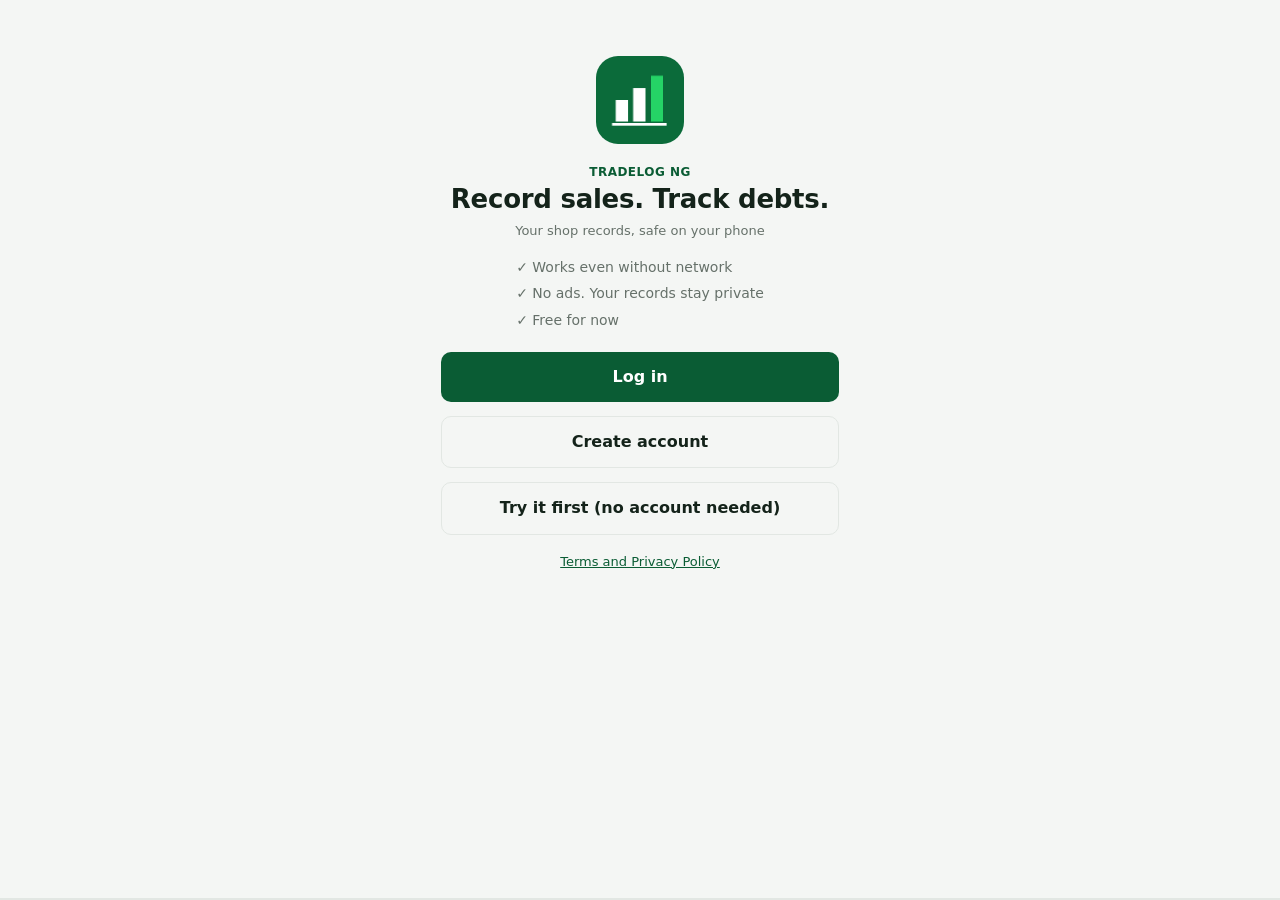
<file: index.html>
<!DOCTYPE html><html lang="en"><head><meta charset="utf-8"><meta name="viewport" content="width=device-width, initial-scale=1, viewport-fit=cover"><title>TradeLog NG</title><meta name="description" content="Record sales, track debts and send WhatsApp reminders. Made for Nigerian traders."><meta property="og:type" content="website"><meta property="og:title" content="TradeLog NG - sales and debt book for traders"><meta property="og:description" content="Record sales, track debts and send WhatsApp reminders. Works without network. No ads."><meta property="og:image" content="https://bigharry26.github.io/tradelogng/icon-512.png"><meta property="og:url" content="https://bigharry26.github.io/tradelogng/"><meta name="twitter:card" content="summary"><link rel="stylesheet" href="style.css"><link rel="icon" href="icon-192.png"><link rel="apple-touch-icon" href="apple-touch-icon.png"><link rel="manifest" href="manifest.json"><meta name="theme-color" content="#0b6b3a"></head><body><div class="app" id="app"></div><nav id="nav"></nav><div class="sheet" id="sheet"></div><div class="toast" id="toast"></div><script src="supabase.js"></script><script src="app.js"></script><script>if("serviceWorker"in navigator){var had=!!navigator.serviceWorker.controller;navigator.serviceWorker.addEventListener("controllerchange",function(){if(had&&!window.__r){window.__r=1;location.reload()}});navigator.serviceWorker.register("sw.js")}</script></body></html>
</file>
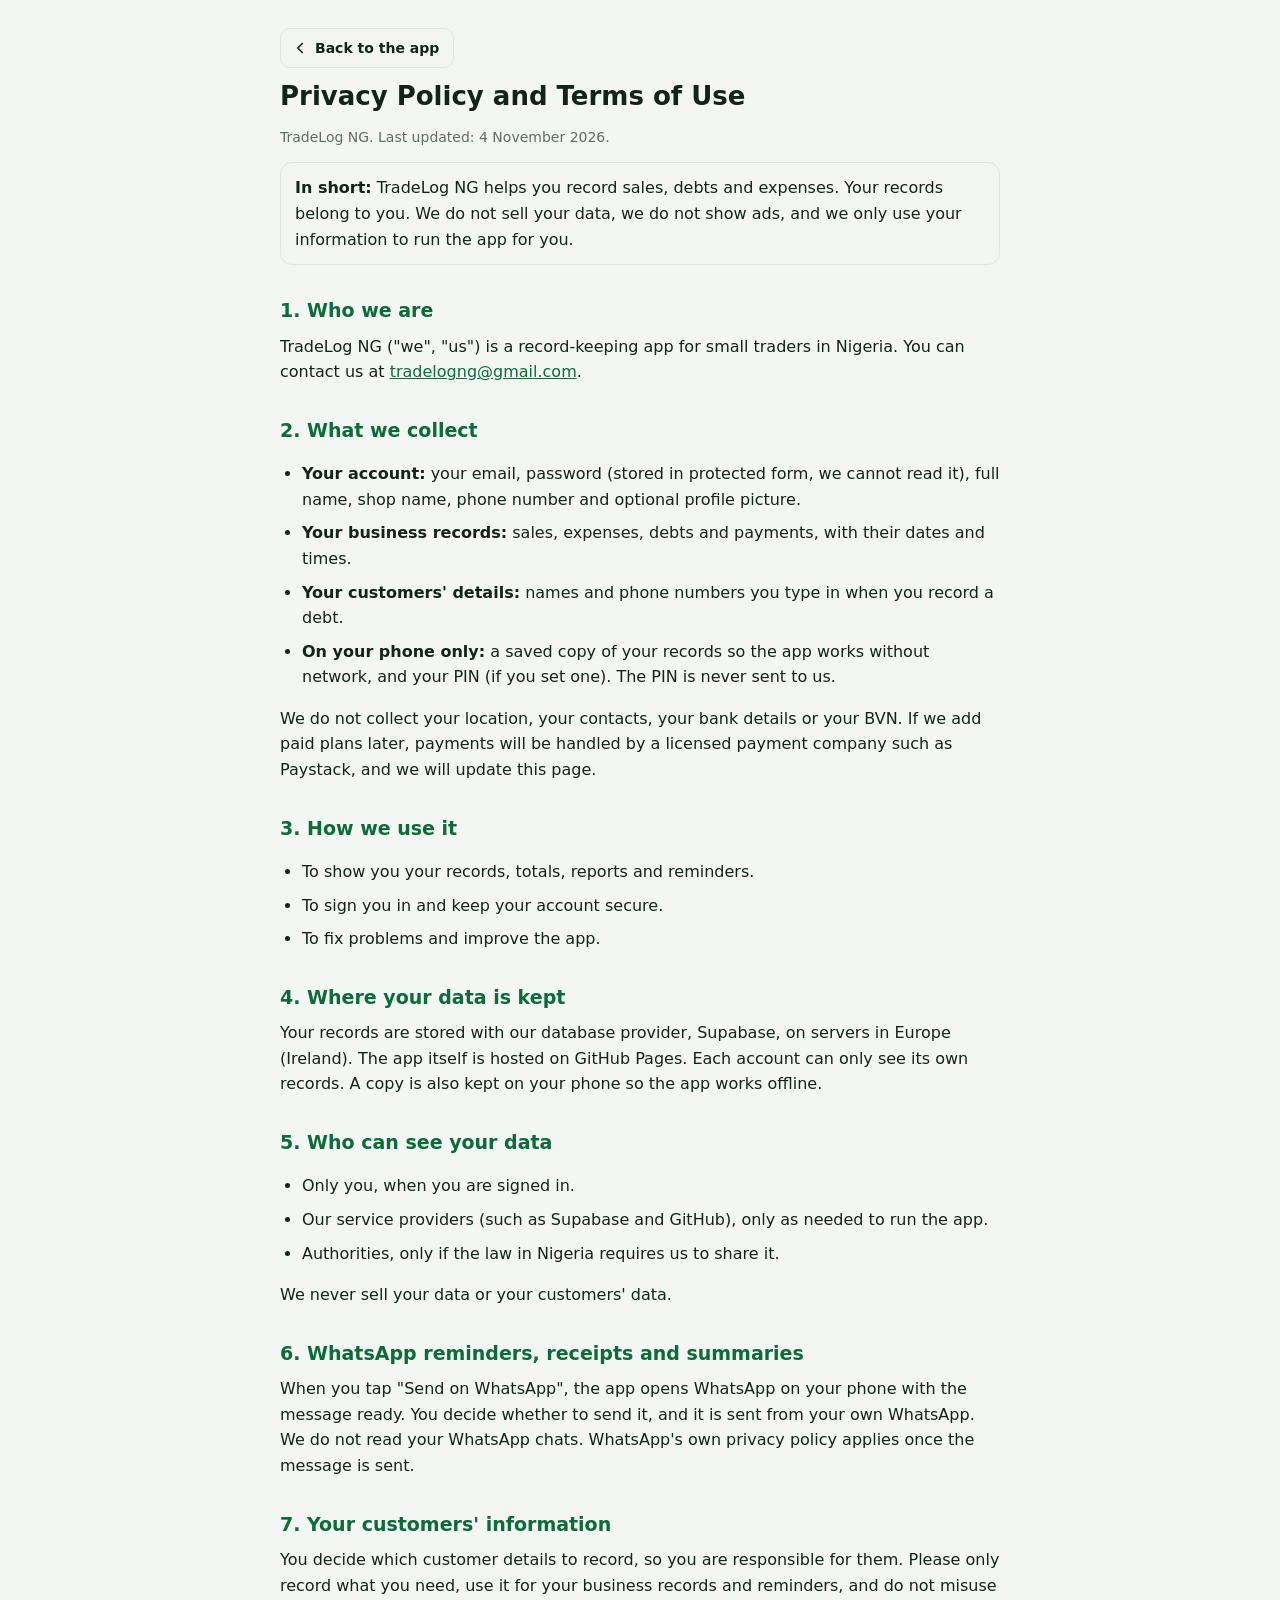
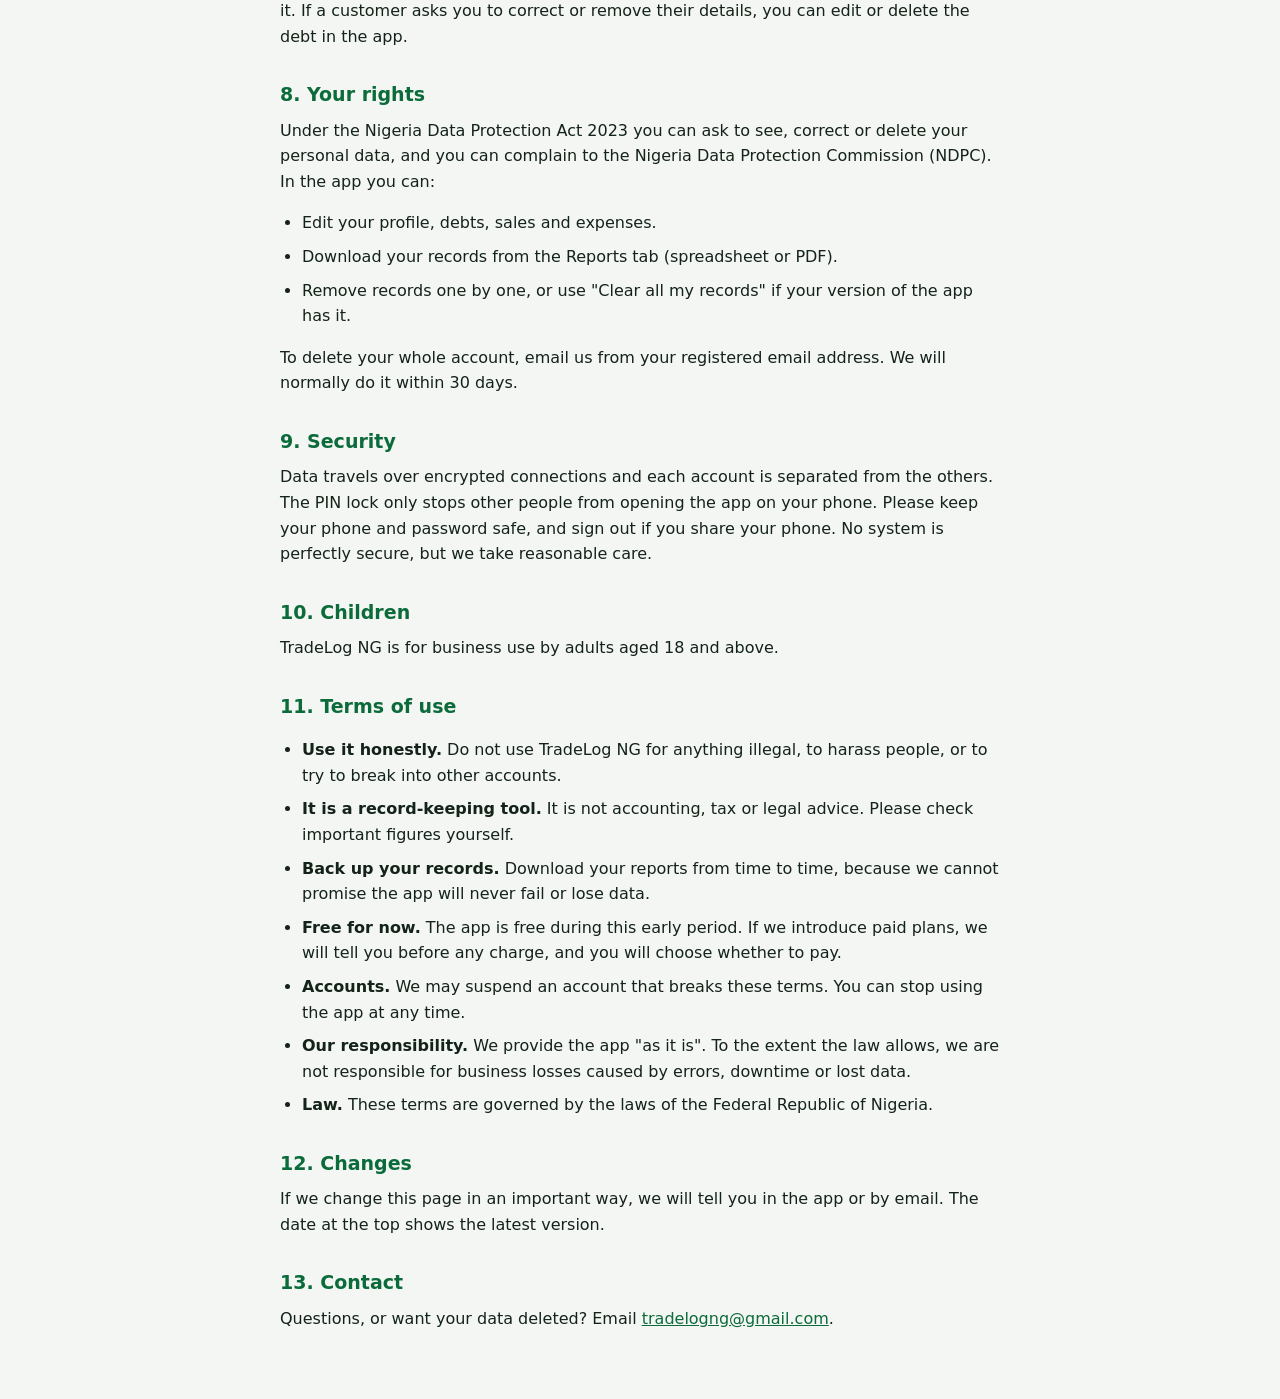
<file: privacy.html>
<!DOCTYPE html><html lang="en"><head><meta charset="utf-8"><meta name="viewport" content="width=device-width, initial-scale=1"><title>Privacy Policy and Terms | TradeLog NG</title>
<style>
:root{--bg:#f3f6f2;--ink:#14231a;--mute:#5d6e63;--green:#0b6b3a;--line:#dfe7e0}
@media (prefers-color-scheme:dark){:root{--bg:#0f1a13;--ink:#eaf3ec;--mute:#9bb0a2;--green:#5fd18d;--line:#27382d}}
body{margin:0;background:var(--bg);color:var(--ink);font-family:system-ui,sans-serif;line-height:1.6;font-size:16px}
main{max-width:720px;margin:0 auto;padding:20px 18px 60px}
h1{font-size:26px;margin:8px 0}h2{font-size:19px;margin:30px 0 6px;color:var(--green)}
p,li{margin:8px 0}ul{padding-left:22px}a{color:var(--green)}
.m{color:var(--mute);font-size:14px}.box{border:1px solid var(--line);border-radius:12px;padding:12px 14px;margin:14px 0}
.back{display:inline-flex;align-items:center;gap:6px;padding:8px 14px 8px 10px;border:1px solid var(--line);border-radius:10px;text-decoration:none;color:var(--ink);font-weight:600;font-size:14px}</style></head><body><main>
<p><a class="back" href="./"><svg viewBox="0 0 24 24" width="18" height="18" fill="none" stroke="currentColor" stroke-width="2.2" stroke-linecap="round" stroke-linejoin="round"><path d="M15 18l-6-6 6-6"/></svg>Back to the app</a></p>
<h1>Privacy Policy and Terms of Use</h1>
<p class="m">TradeLog NG. Last updated: 4 November 2026.</p>
<div class="box"><b>In short:</b> TradeLog NG helps you record sales, debts and expenses. Your records belong to you. We do not sell your data, we do not show ads, and we only use your information to run the app for you.</div>

<h2>1. Who we are</h2>
<p>TradeLog NG ("we", "us") is a record-keeping app for small traders in Nigeria. You can contact us at <a href="mailto:tradelogng@gmail.com">tradelogng@gmail.com</a>.</p>

<h2>2. What we collect</h2>
<ul>
<li><b>Your account:</b> your email, password (stored in protected form, we cannot read it), full name, shop name, phone number and optional profile picture.</li>
<li><b>Your business records:</b> sales, expenses, debts and payments, with their dates and times.</li>
<li><b>Your customers' details:</b> names and phone numbers you type in when you record a debt.</li>
<li><b>On your phone only:</b> a saved copy of your records so the app works without network, and your PIN (if you set one). The PIN is never sent to us.</li>
</ul>
<p>We do not collect your location, your contacts, your bank details or your BVN. If we add paid plans later, payments will be handled by a licensed payment company such as Paystack, and we will update this page.</p>

<h2>3. How we use it</h2>
<ul>
<li>To show you your records, totals, reports and reminders.</li>
<li>To sign you in and keep your account secure.</li>
<li>To fix problems and improve the app.</li>
</ul>

<h2>4. Where your data is kept</h2>
<p>Your records are stored with our database provider, Supabase, on servers in Europe (Ireland). The app itself is hosted on GitHub Pages. Each account can only see its own records. A copy is also kept on your phone so the app works offline.</p>

<h2>5. Who can see your data</h2>
<ul>
<li>Only you, when you are signed in.</li>
<li>Our service providers (such as Supabase and GitHub), only as needed to run the app.</li>
<li>Authorities, only if the law in Nigeria requires us to share it.</li>
</ul>
<p>We never sell your data or your customers' data.</p>

<h2>6. WhatsApp reminders, receipts and summaries</h2>
<p>When you tap "Send on WhatsApp", the app opens WhatsApp on your phone with the message ready. You decide whether to send it, and it is sent from your own WhatsApp. We do not read your WhatsApp chats. WhatsApp's own privacy policy applies once the message is sent.</p>

<h2>7. Your customers' information</h2>
<p>You decide which customer details to record, so you are responsible for them. Please only record what you need, use it for your business records and reminders, and do not misuse it. If a customer asks you to correct or remove their details, you can edit or delete the debt in the app.</p>

<h2>8. Your rights</h2>
<p>Under the Nigeria Data Protection Act 2023 you can ask to see, correct or delete your personal data, and you can complain to the Nigeria Data Protection Commission (NDPC). In the app you can:</p>
<ul>
<li>Edit your profile, debts, sales and expenses.</li>
<li>Download your records from the Reports tab (spreadsheet or PDF).</li>
<li>Remove records one by one, or use "Clear all my records" if your version of the app has it.</li>
</ul>
<p>To delete your whole account, email us from your registered email address. We will normally do it within 30 days.</p>

<h2>9. Security</h2>
<p>Data travels over encrypted connections and each account is separated from the others. The PIN lock only stops other people from opening the app on your phone. Please keep your phone and password safe, and sign out if you share your phone. No system is perfectly secure, but we take reasonable care.</p>

<h2>10. Children</h2>
<p>TradeLog NG is for business use by adults aged 18 and above.</p>

<h2>11. Terms of use</h2>
<ul>
<li><b>Use it honestly.</b> Do not use TradeLog NG for anything illegal, to harass people, or to try to break into other accounts.</li>
<li><b>It is a record-keeping tool.</b> It is not accounting, tax or legal advice. Please check important figures yourself.</li>
<li><b>Back up your records.</b> Download your reports from time to time, because we cannot promise the app will never fail or lose data.</li>
<li><b>Free for now.</b> The app is free during this early period. If we introduce paid plans, we will tell you before any charge, and you will choose whether to pay.</li>
<li><b>Accounts.</b> We may suspend an account that breaks these terms. You can stop using the app at any time.</li>
<li><b>Our responsibility.</b> We provide the app "as it is". To the extent the law allows, we are not responsible for business losses caused by errors, downtime or lost data.</li>
<li><b>Law.</b> These terms are governed by the laws of the Federal Republic of Nigeria.</li>
</ul>

<h2>12. Changes</h2>
<p>If we change this page in an important way, we will tell you in the app or by email. The date at the top shows the latest version.</p>

<h2>13. Contact</h2>
<p>Questions, or want your data deleted? Email <a href="mailto:tradelogng@gmail.com">tradelogng@gmail.com</a>.</p>
</main></body></html>
</file>
<file: style.css>
:root{--bg:#f3f6f2;--card:#fff;--ink:#14231a;--mute:#5d6e63;--line:#dfe7e0;--green:#0b6b3a;--on:#fff;--greenbg:#e1f2e7;--red:#b3261e;--redbg:#fbe5e3;--amber:#8a5a00;--amberbg:#fcefd0;--wa:#25d366}
@media (prefers-color-scheme:dark){:root{--bg:#0f1a13;--card:#17251c;--ink:#eaf3ec;--mute:#9bb0a2;--line:#27382d;--green:#5fd18d;--on:#0f1a13;--greenbg:#183a26;--red:#ff8a80;--redbg:#3d1f1d;--amber:#f2c14e;--amberbg:#3b2f10}}
*{box-sizing:border-box}
body{margin:0;background:var(--bg);color:var(--ink);font-family:system-ui,sans-serif;font-size:16px;line-height:1.4}
.app{max-width:430px;margin:0 auto;min-height:100vh;padding:calc(16px + env(safe-area-inset-top,0px)) 16px 150px}
h1{font-size:20px;font-weight:800;margin:0}
.top{display:flex;justify-content:space-between;align-items:center;margin-bottom:14px}
.brand{font-weight:800;color:var(--green);font-size:15px}
.shop,.m{font-size:13px;color:var(--mute)}
.hero{background:var(--green);color:var(--on);border-radius:18px;padding:18px}
.hero small{opacity:.85;font-size:13px}.hero .big{font-size:34px;font-weight:800}
.hero .row{display:flex;gap:14px;margin-top:6px;font-size:13px;flex-wrap:wrap}
.item{background:var(--card);border:1px solid var(--line);border-radius:14px;padding:13px 14px;margin-top:10px}
.l1{display:flex;justify-content:space-between;align-items:baseline;gap:8px}
.name{font-weight:600}.amt{font-weight:800}
.tag{display:inline-block;font-size:12px;font-weight:600;padding:2px 9px;border-radius:99px;margin-top:5px}
.late{background:var(--redbg);color:var(--red)}.soon{background:var(--amberbg);color:var(--amber)}.ok{background:var(--greenbg);color:var(--green)}
.acts{display:flex;gap:8px;margin-top:10px}
button{font:inherit;cursor:pointer;border:0;border-radius:10px;padding:9px 12px;font-weight:600}
.b1{background:var(--wa);color:#06260f;flex:1}.b2{background:var(--greenbg);color:var(--green);flex:1}
.full{width:100%;margin-top:14px;background:var(--green);color:var(--on);padding:13px}
.alt{background:var(--greenbg);color:var(--green)}
.del{background:none;color:var(--mute);padding:4px 8px}
.fab{position:fixed;right:max(16px,calc(50% - 199px));bottom:calc(76px + env(safe-area-inset-bottom,0px));background:var(--green);color:var(--on);border-radius:99px;padding:14px 20px;box-shadow:0 6px 18px rgba(0,0,0,.3)}
nav{position:fixed;left:0;right:0;bottom:0;background:var(--card);border-top:1px solid var(--line);padding-bottom:env(safe-area-inset-bottom,0px)}
nav div{display:flex;max-width:430px;margin:0 auto}
nav button{flex:1;background:none;border-radius:0;padding:16px 0;color:var(--mute)}
nav button[aria-selected=true]{color:var(--green);box-shadow:inset 0 3px 0 var(--green)}
.sheet{position:fixed;inset:0;background:rgba(0,0,0,.5);display:none;align-items:flex-end;justify-content:center;z-index:5}
.sheet.on{display:flex}
.panel{background:var(--card);width:100%;max-width:430px;border-radius:20px 20px 0 0;padding:20px 18px calc(20px + env(safe-area-inset-bottom,0px))}
label{display:block;font-size:13px;color:var(--mute);margin:12px 0 4px}
input{width:100%;font:inherit;padding:12px;border:1px solid var(--line);border-radius:10px;background:var(--bg);color:var(--ink)}
.wa{background:#dcf8c6;color:#111;border-radius:12px 12px 12px 2px;padding:12px;margin:12px 0;font-size:15px}
.sum{background:var(--card);border:1px solid var(--line);border-radius:14px;padding:16px;margin-top:12px}
.sum p{margin:0 0 8px}.r{display:flex;justify-content:space-between;padding:8px 0;border-bottom:1px solid var(--line);gap:8px}.r:last-child{border:0}
.empty{text-align:center;color:var(--mute);padding:30px 10px}
.chips{display:flex;gap:8px;margin-top:4px}
.chip{flex:1;background:var(--bg);color:var(--ink);border:1px solid var(--line)}
.chip[aria-pressed=true]{background:var(--green);color:var(--on);border-color:var(--green)}
.bars{display:flex;align-items:flex-end;gap:6px;height:150px;margin-top:14px}
.bar1{flex:1;display:flex;flex-direction:column;justify-content:flex-end;align-items:center;gap:4px;height:100%;background:none;padding:0;color:var(--mute);font-size:11px}
.bar1 i{display:block;width:100%;background:var(--line);border-radius:6px 6px 0 0}
.bar1[aria-pressed=true] i{background:var(--green)}.bar1[aria-pressed=true]{color:var(--ink)}
.toast{position:fixed;left:50%;top:14px;transform:translateX(-50%);background:var(--ink);color:var(--bg);padding:10px 16px;border-radius:99px;font-size:14px;opacity:0;pointer-events:none;transition:opacity .2s;z-index:9}
.toast.on{opacity:1}
.auth{padding-top:40px}.auth h1{font-size:26px;margin-bottom:4px}
.sync{display:block;width:100%;text-align:left;background:var(--amberbg);color:var(--amber);border-radius:12px;padding:10px 12px;margin-bottom:12px;font-size:14px;font-weight:600}
.search{margin-top:12px}
.sec{font-size:15px;margin:18px 2px 0;color:var(--mute);font-weight:600}
.daybar{display:flex;gap:8px;align-items:center;margin-bottom:12px}
.daybar button{width:46px;height:46px;font-size:24px;padding:0;background:var(--card);color:var(--ink);border:1px solid var(--line)}
.daybar button:disabled{opacity:.35}
.dpick{position:relative;flex:1;display:flex;align-items:center;justify-content:center;gap:6px;height:46px;background:var(--card);border:1px solid var(--line);border-radius:10px;margin:0;font-size:16px;color:var(--ink)}
.dpick input{position:absolute;inset:0;width:100%;height:100%;opacity:0;padding:0;border:0}
.panel{max-height:88vh;overflow-y:auto}
.linkn{background:none;padding:0;text-align:left;color:var(--ink);font-size:16px;font-weight:600}
.prof{display:flex;gap:14px;align-items:center}
.avatar{width:56px;height:56px;border-radius:50%;background:var(--green);color:var(--on);display:flex;align-items:center;justify-content:center;font-weight:800;font-size:20px;flex:none}
.avatar{overflow:hidden;cursor:pointer}
.avatar img{width:100%;height:100%;object-fit:cover;display:block}
.pw{position:relative}
.pw input{padding-right:50px}
.eye{position:absolute;right:2px;top:50%;transform:translateY(-50%);background:none;color:var(--mute);padding:10px;width:auto;display:flex}
nav button{font-size:13px;padding:16px 0}
.chips.wrap{flex-wrap:wrap}
.chips.wrap .chip{flex:1 1 30%}
.neg{color:var(--red)}
.docwrap{background:#fff!important;color:#111;max-width:760px;max-height:94vh}
.docwrap h1{font-size:18px;margin:6px 0 2px;color:#111}
.dshop{font-weight:800;font-size:17px;color:#0b6b3a}
.dm{color:#555;font-size:12px;margin:2px 0}
.docwrap table{width:100%;border-collapse:collapse;margin-top:10px;font-size:12px}
.docwrap th,.docwrap td{border:1px solid #cfd8d2;padding:5px 6px;text-align:left;vertical-align:top;color:#111}
.docwrap th{background:#e1f2e7}
.docwrap .n{text-align:right;white-space:nowrap}
.sumt{max-width:420px;margin-left:auto}
.sumt .tot td{font-weight:700;background:#f3f6f2}
.tbox{overflow-x:auto}
.dchips{display:flex;gap:6px;flex-wrap:wrap;margin-bottom:12px}
.dchips button{flex:1 1 30%;background:#f3f6f2;color:#111;border:1px solid #cfd8d2;padding:8px 6px;font-size:13px}
.dchips button[aria-pressed=true]{background:#0b6b3a;color:#fff;border-color:#0b6b3a}
@media print{@page{margin:12mm}.app,nav,.toast,.noprint{display:none!important}.sheet{position:static!important;display:block!important;background:none!important}.docwrap{max-height:none!important;overflow:visible!important;padding:0!important;border-radius:0!important;max-width:none!important}body{background:#fff}}
.top .bell{position:relative;flex:none;width:44px;height:44px;border-radius:50%;padding:0;background:var(--card);color:var(--ink);border:1px solid var(--line);display:flex;align-items:center;justify-content:center}
.badge{position:absolute;top:-5px;right:-5px;min-width:20px;height:20px;border-radius:99px;background:#d93025;color:#fff;font-size:12px;font-weight:700;display:flex;align-items:center;justify-content:center;padding:0 5px}
.nb{display:inline-block;background:#d93025;color:#fff;border-radius:99px;font-size:11px;font-weight:700;padding:1px 6px;margin-left:4px;vertical-align:top}
:root{--bg:#f4f6f4;--line:#e2e7e3;--green:#0a5c34;--greenbg:#e6f1ea;--mute:#66716a}
@media (prefers-color-scheme:dark){:root{--bg:#0d1511;--card:#141f19;--line:#25332b;--mute:#9db0a4}}
body{-webkit-font-smoothing:antialiased}
h1{font-weight:700;letter-spacing:-.01em}
.brand{letter-spacing:.04em;text-transform:uppercase;font-size:12px}
.item,.sum,.mcard{border-radius:12px;box-shadow:0 1px 2px rgba(16,24,20,.06)}
.item{padding:14px 16px}
.item .name,.sum .r b,.amt{font-variant-numeric:tabular-nums}
.sum .r{padding:11px 0}
.sum .r span{color:var(--mute)}
.sec{font-size:12px;letter-spacing:.07em;text-transform:uppercase;color:var(--mute);font-weight:600;margin:22px 2px 4px}
.hero{background:linear-gradient(135deg,#093d24,#0a5c34);color:#fff;border-radius:14px;padding:20px;box-shadow:0 2px 6px rgba(9,61,36,.25)}
.hero small{opacity:.8;font-size:12px;letter-spacing:.06em;text-transform:uppercase}
.hero .big{font-size:32px;font-weight:700;letter-spacing:-.02em;font-variant-numeric:tabular-nums;margin-top:2px}
.hero .row{opacity:.92;font-size:13px;margin-top:10px;gap:16px}
.hero .row+.row{margin-top:4px}
.full{border-radius:10px;padding:14px;font-weight:600}
.alt{background:transparent;color:var(--ink);border:1px solid var(--line)}
.b2{background:transparent;color:var(--ink);border:1px solid var(--line)}
.chip{border-radius:8px}
.tag{border-radius:6px;font-size:11.5px;padding:3px 9px;letter-spacing:.01em}
input{border-radius:10px;padding:13px}
input:focus{outline:none;border-color:var(--green);box-shadow:0 0 0 3px rgba(10,92,52,.18)}
.fab{border-radius:12px;padding:14px 20px;font-weight:600;box-shadow:0 4px 14px rgba(0,0,0,.25)}
.panel{border-radius:18px 18px 0 0}
.panel::before{content:"";display:block;width:40px;height:4px;border-radius:2px;background:var(--line);margin:-8px auto 14px}
.avatar{font-size:19px}
nav{box-shadow:0 -1px 0 var(--line),0 -6px 18px rgba(0,0,0,.04)}
nav button{display:flex;flex-direction:column;align-items:center;gap:3px;padding:9px 0 8px;font-size:11px;font-weight:600;position:relative;letter-spacing:.01em}
nav button[aria-selected=true]{box-shadow:inset 0 2px 0 var(--green)}
nav .nb{position:absolute;top:4px;left:calc(50% + 6px);margin:0}
.back{display:inline-flex;align-items:center;gap:6px;background:transparent;color:var(--ink);border:1px solid var(--line);border-radius:10px;padding:8px 14px 8px 10px;font-size:14px;font-weight:600;margin-bottom:12px}
.daybar button{display:flex;align-items:center;justify-content:center;border-radius:10px}
.dpick{border-radius:10px;font-weight:600}
.mcard{background:var(--card);border:1px solid var(--line);border-left:4px solid var(--green);padding:16px 18px;margin-top:12px}
.mlabel{font-size:12px;text-transform:uppercase;letter-spacing:.07em;color:var(--mute);font-weight:600}
.mbig{font-size:30px;font-weight:700;letter-spacing:-.02em;margin:4px 0 2px;font-variant-numeric:tabular-nums}
.neg2{color:var(--red)}
.msub{font-size:13px;color:var(--mute)}
.mrows{display:grid;grid-template-columns:repeat(3,1fr);gap:8px;margin-top:14px;padding-top:12px;border-top:1px solid var(--line)}
.mrows span{display:block;font-size:11.5px;color:var(--mute)}
.mrows b{font-size:14px;font-variant-numeric:tabular-nums}
.docwrap .alt{background:#e6f1ea;color:#0a5c34;border:1px solid #cfd8d2}
@media print{.panel::before{display:none}}
nav button.gfab{position:fixed;left:max(16px,calc(50% - 199px));bottom:calc(84px + env(safe-area-inset-bottom,0px));flex:none;width:48px;height:48px;border-radius:50%;padding:0;background:var(--card);color:var(--green);border:1px solid var(--line);box-shadow:0 4px 14px rgba(0,0,0,.2);font-size:22px;font-weight:700;display:flex;align-items:center;justify-content:center;flex-direction:row;letter-spacing:0}
.gd{border:1px solid var(--line);border-radius:12px;margin-top:8px;background:var(--card)}
.gd summary{padding:13px 14px;font-weight:600;cursor:pointer;list-style:none;display:flex;justify-content:space-between;align-items:center;gap:10px}
.gd summary::-webkit-details-marker{display:none}
.gd summary::after{content:"+";color:var(--mute);font-weight:400;font-size:22px;line-height:1}
.gd[open] summary::after{content:"–"}
.gd .gb{padding:0 14px 14px;font-size:15px}
.gd ol{margin:4px 0;padding-left:20px}
.gd li{margin:7px 0}
.gtip{margin-top:10px;padding:10px 12px;background:var(--greenbg);color:var(--green);border-radius:8px;font-size:13.5px}
.hero{position:relative}
.heye{position:absolute;top:12px;right:12px;width:38px;height:38px;padding:0;border-radius:50%;background:rgba(255,255,255,.16);color:#fff;display:flex;align-items:center;justify-content:center}
.pcard{background:var(--card);border:1px solid var(--line);border-radius:14px;overflow:hidden;box-shadow:0 1px 2px rgba(16,24,20,.06);margin-bottom:12px}
.pban{height:64px;background:linear-gradient(135deg,#093d24,#0a5c34)}
.pbody{padding:0 18px 18px;display:flex;flex-direction:column;align-items:flex-start}
.pav{position:relative;width:84px;height:84px;border-radius:50%;margin-top:-42px;border:4px solid var(--card);background:var(--green);color:var(--on);display:flex;align-items:center;justify-content:center;font-weight:700;font-size:26px;cursor:pointer;flex:none}
.pav img{width:100%;height:100%;object-fit:cover;border-radius:50%;display:block}
.pcam{position:absolute;right:-4px;bottom:-4px;width:28px;height:28px;border-radius:50%;background:var(--card);color:var(--green);border:1px solid var(--line);display:flex;align-items:center;justify-content:center}
.pname{font-size:20px;font-weight:700;margin-top:10px;letter-spacing:-.01em}
.pown{font-size:14px;color:var(--mute);margin-top:1px}
.pinfo{margin-top:12px;width:100%;display:flex;flex-direction:column;gap:9px;padding-top:12px;border-top:1px solid var(--line);font-size:14px}
.pinfo div{display:flex;align-items:center;gap:10px;color:var(--ink);min-width:0}
.pinfo svg{color:var(--mute);flex:none}
.pinfo span{overflow:hidden;text-overflow:ellipsis;white-space:nowrap}
.pedit{margin-top:14px;width:100%;display:flex;align-items:center;justify-content:center;gap:8px;background:transparent;color:var(--ink);border:1px solid var(--line);border-radius:10px;padding:11px;font-weight:600}
.utoast{position:fixed;left:50%;transform:translateX(-50%);bottom:calc(84px + env(safe-area-inset-bottom,0px));background:var(--ink);color:var(--bg);padding:10px 12px 10px 16px;border-radius:12px;display:flex;align-items:center;gap:14px;font-size:14px;z-index:20;box-shadow:0 6px 18px rgba(0,0,0,.3)}
.utoast button{background:none;color:#7ee2a8;padding:4px 8px;font-weight:700}
.vp{margin:14px 0 4px;text-align:left;display:inline-block;color:var(--mute);font-size:14px;line-height:1.9}
.cl{margin-top:12px}
.cl .cli{display:flex;align-items:center;gap:10px;width:100%;background:none;color:var(--ink);padding:11px 0;border-top:1px solid var(--line);text-align:left;font-weight:500;border-radius:0}
.cl .cli i{width:22px;height:22px;border-radius:50%;border:2px solid var(--line);flex:none;display:flex;align-items:center;justify-content:center;font-style:normal;font-size:13px}
.cl .cli.done i{background:var(--green);border-color:var(--green);color:var(--on)}
.cl .cli.done span{text-decoration:line-through;color:var(--mute)}
@media print{body{zoom:1!important}}
</file>
